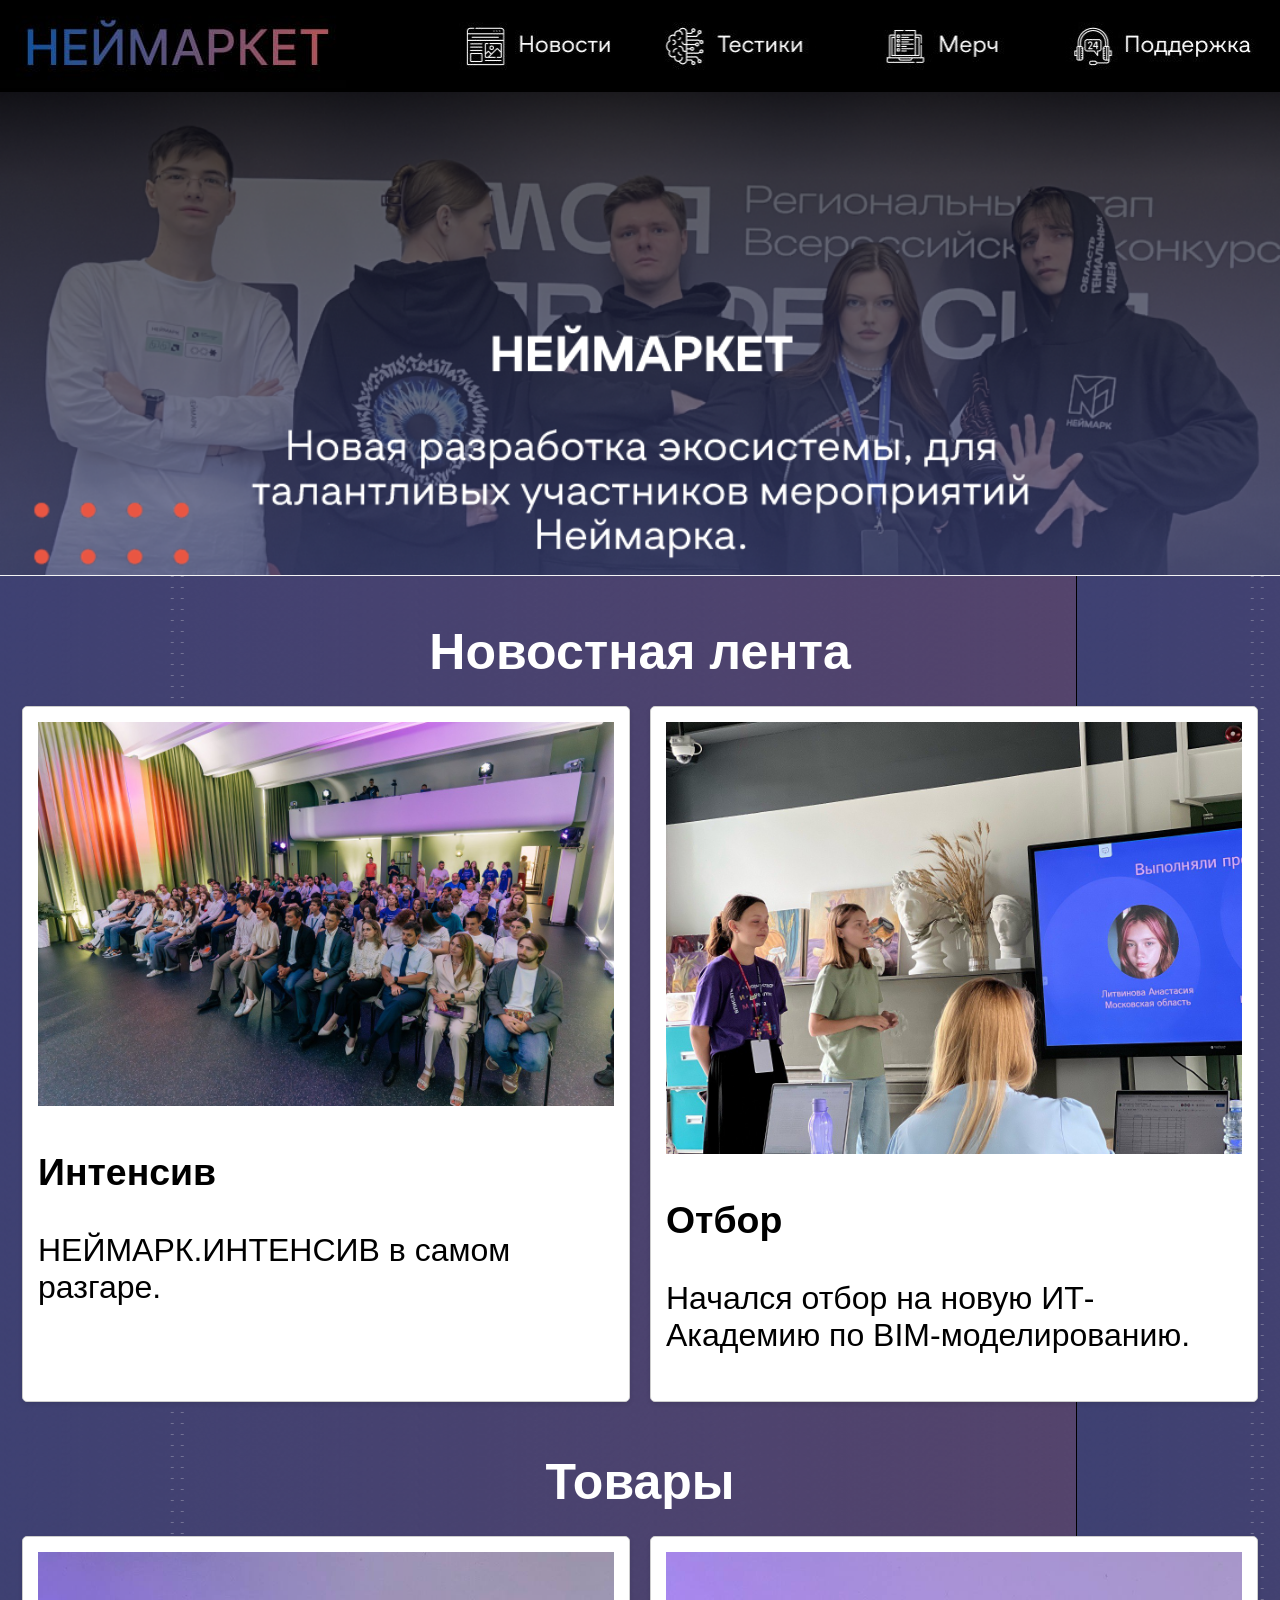
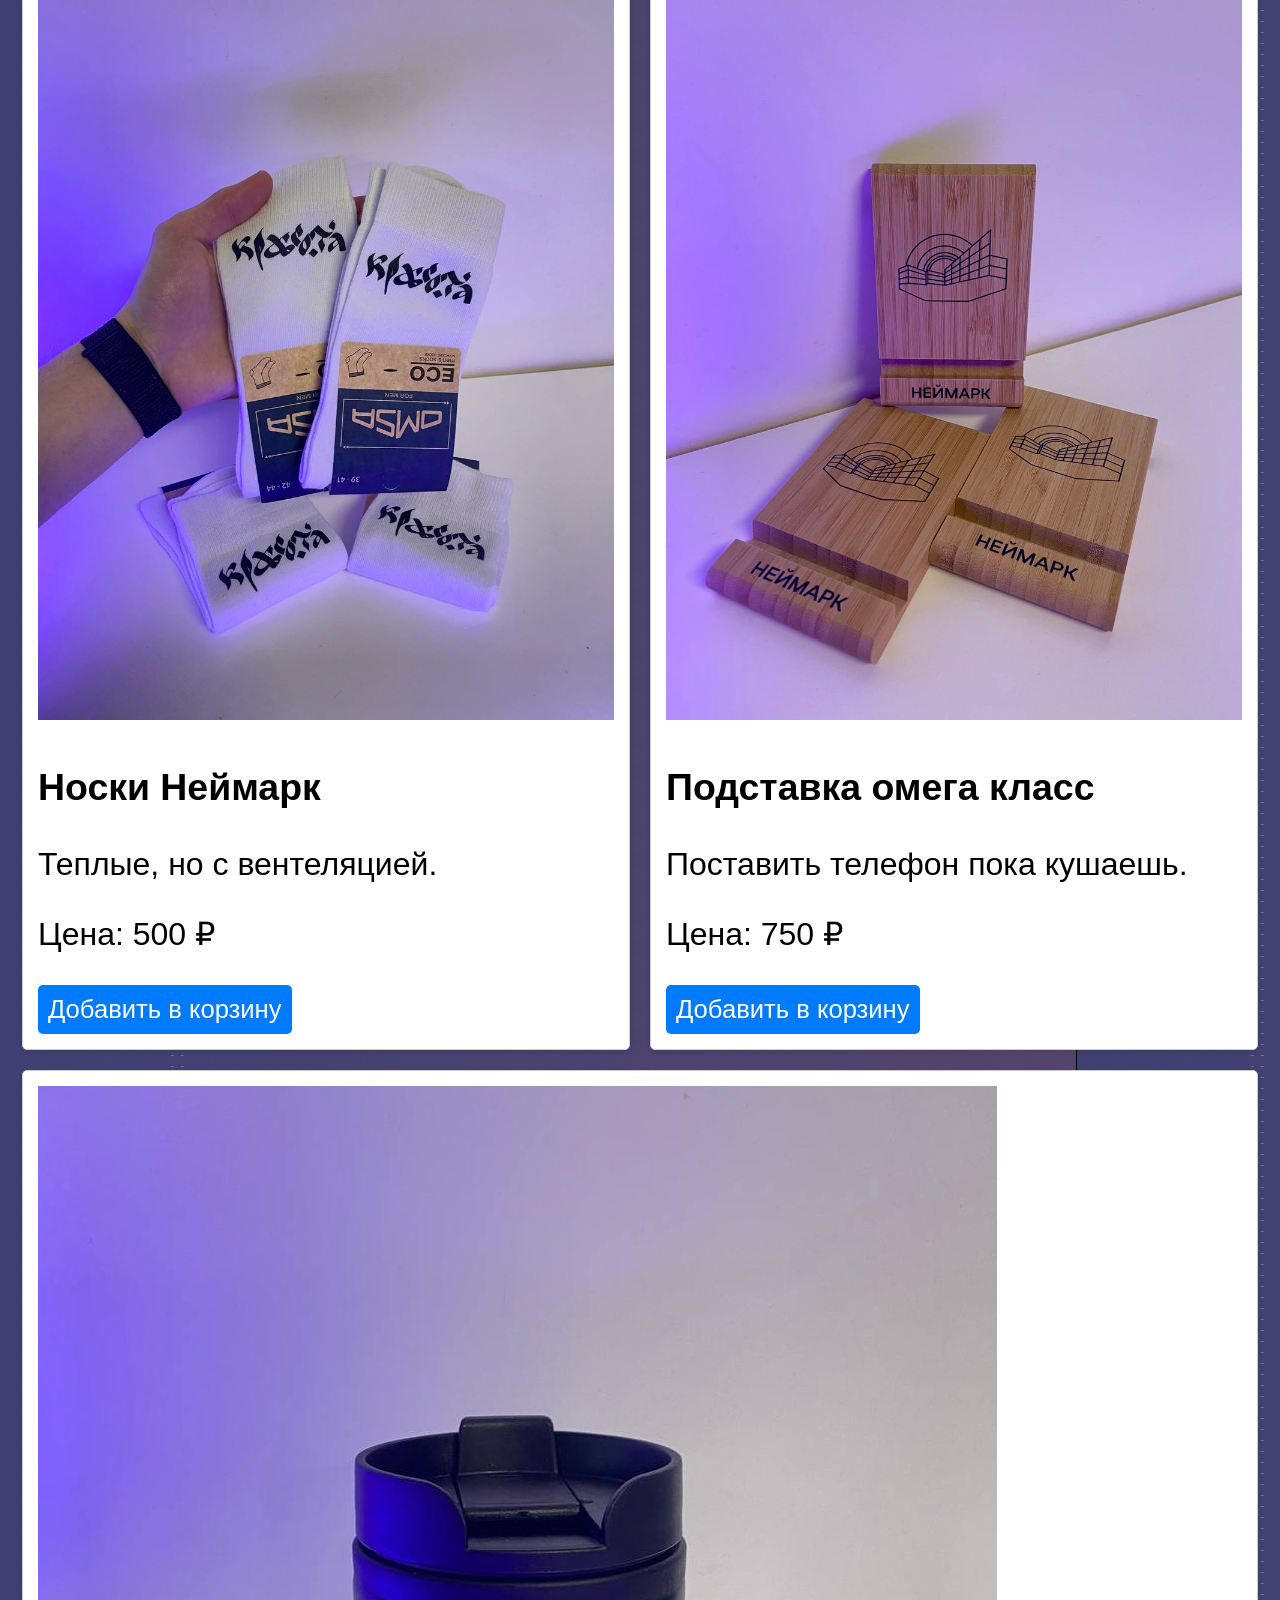
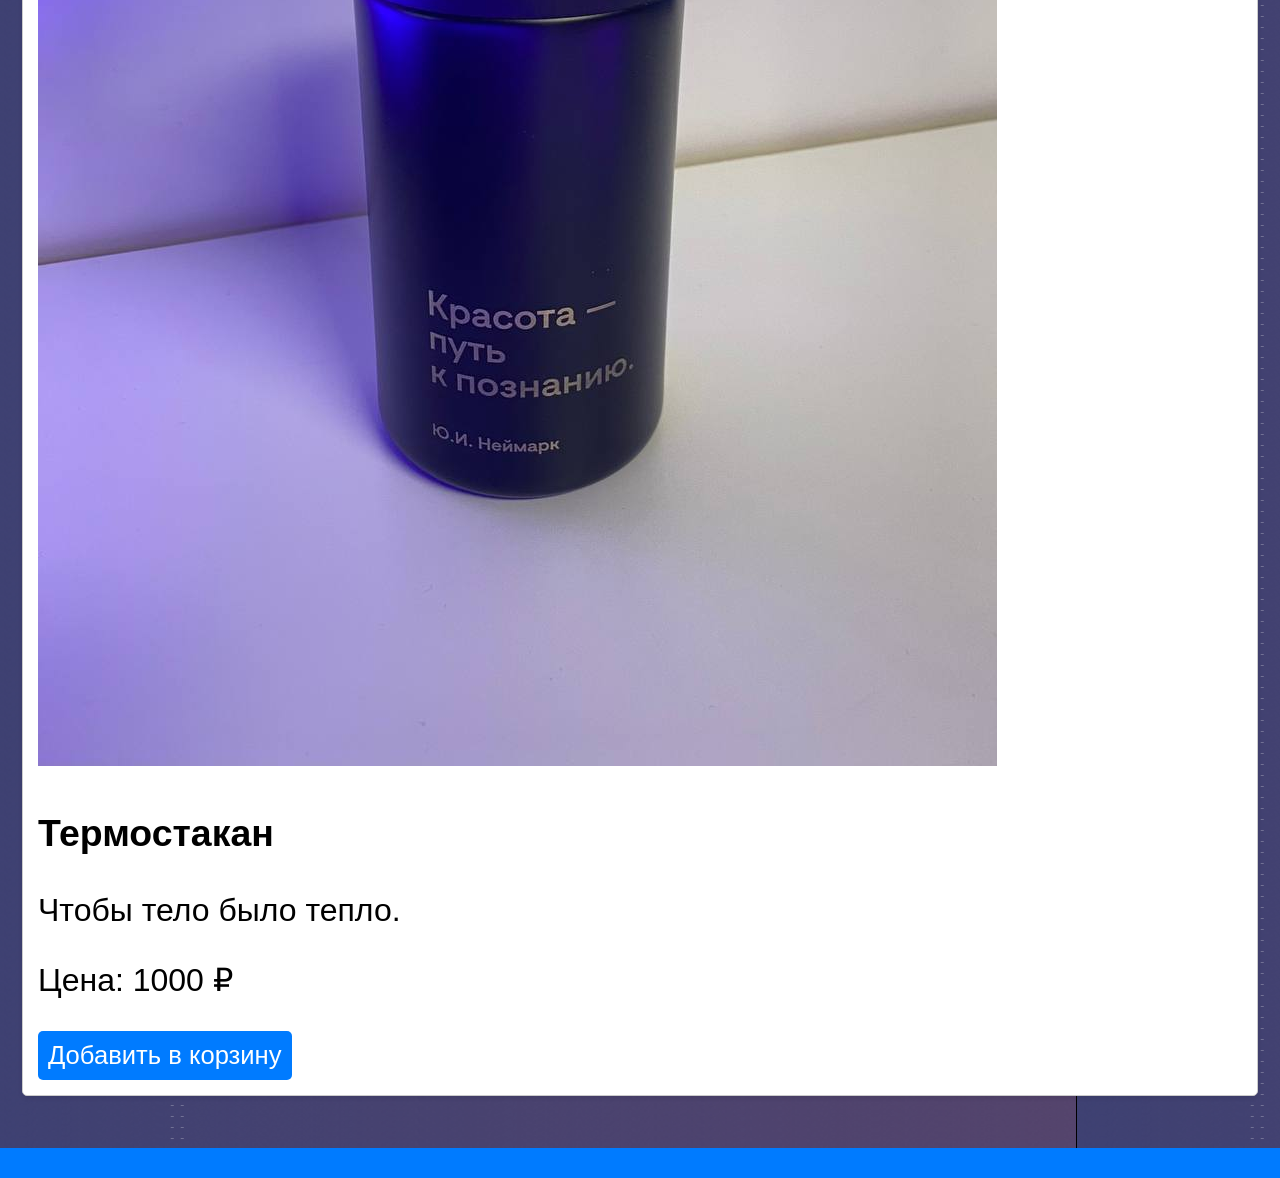
<file: index.html>
<!DOCTYPE html>
<html lang="ru">

<head>
    <meta charset="UTF-8">
    <meta name="viewport" content="width=device-width, initial-scale=1.0">
    <link rel="stylesheet" href="styles.css">
    <title>Маркетплейс Неймарк</title>
</head>

<body>
    <header>
        <div class="logo-container">
            <img src="logo.jpg" alt="Логотип Неймарк" class="logo">
        </div>
        <nav>
            <ul>
                <li>
                    <a href="#news"><img src="news.jpg" alt=""></a>
                </li>
                <li>
                    <a href="#tests"><img src="testiki.jpg" alt=""></a>
                    </a>
                </li>
                <li>
                    <a href="#merch"><img src="merch.jpg" alt=""></a>
                    </a>
                </li>
                <li>
                    <a href="#support"><img src="help.jpg" alt=""></a>
                    </a>
                </li>
            </ul>
        </nav>
    </header>

    <div class="banner">
        <img src="banner.jpg" alt="Баннер" class="banner-image">
    </div>

    <main>
        <section id="news" class="news-section">
            <h2>Новостная лента</h2>
            <div class="news" id="news-container">
            </div>
        </section>

        <section id="merch" class="products-section">
            <h2>Товары</h2>
            <div class="product-cards" id="product-cards">
            </div>
        </section>
    </main>
    <!-- <main>
        <section id="tgbot" class="tg-section">
            <h1 class="tgtextiki">Подробнее в нашем тг-канале</h1>
            <div class="tgbot" id="tg-container">
            </div>
        </section>

        <section id="testiki" class="testiki-section">
            <h1 class="testi">Еженедельные тесты Еженедельные тесты Еженедельные тесты Еженедельные тесты</h1>
            <div class="product-cards" id="testiki-container">
                <img src="bobr.jpg" alt="" class="bobrkurwa">
            </div>
        </section>
    </main> -->

    <footer>
    </footer>

    <script src="script.js"></script>
</body>

</html>
</file>
<file: styles.css>
body {
    font-family: Arial, sans-serif;
    margin: 0;
    padding: 0;
    background-color: #f4f4f4;
}

header {
    background-color: #000000;
    color: white;
    padding: 15px -10px;
    display: flex;
    align-items: center;
    justify-content: space-between;
    position: fixed;
    width: 100%;
}

.logo {
    max-width: 1000px;
    /* Ограничиваем размер логотипа */
}

nav ul {
    list-style-type: none;
    padding: 0;
    margin: 0;
    display: flex;
}

nav ul li {
    margin: 0 15px;
}

nav ul li a {
    color: white;
    text-decoration: none;
}

.banner-image {
    width: 100%;
    max-height: 900px;
    /* Ограничение высоты баннера */
    object-fit: cover;
}

.products-section {
    margin-bottom: 40px;
}

h2 {
    font-size: 24px;
}

main {
    background-image: url('bg_news.png');
    margin: -3px;
    padding: 5px 15px;
}

.news,
.product-cards {
    display: flex;
    flex-wrap: wrap;
    /* Позволяет элементам переноситься на следующую строку */
}

.news-item,
.product-card {
    background: #fff;
    border: 1px solid #ccc;
    border-radius: 5px;
    margin: 10px;
    padding: 15px;
    min-width: 200px;
    font-size: 200%;
    /* Минимальная ширина карточки */
    flex: 1 1 30%;
    /* Чтобы карточки занимали 30% ширины контейнера */
    box-shadow: 0 2px 5px rgba(0, 0, 0, 0.1);
}

.news-item img,
.product-card img {
    max-width: 100%;
    height: auto;
    /* Адаптивное изображение */
}

.product-card button {
    background-color: #007bff;
    font-size: 80%;
    color: white;
    border: none;
    padding: 10px;
    cursor: pointer;
    border-radius: 5px;
}

.tg-section,
.testiki-section {
    margin-bottom: 20px;
    padding: 15px;
    background: #ffffff;
    border-radius: 5px;
    box-shadow: 0 2px 5px rgba(0, 0, 0, 0.1);
}

h2 {
    font-size: 50px;
    color: white;
    margin-bottom: 15px;
    text-align: center;
    /* Центрирование заголовка */
}

.tgtextiki {
    font-size: 50px;
    color: rgb(0, 0, 0);
    margin-bottom: 20px;
    text-align: center;
    /* Центрирование заголовка */
}

.product-cards {
    display: flex;
    justify-content: center;
    /* Центрируем содержимое */
    align-items: center;
    /* Центрируем по вертикали */
}

.testi {
    font-size: 50px;
    text-align: center;
    background-image: url('bg_news.png');
    color: rgb(255, 255, 255);
}

.testiki-card {
    background: #f8f8f8;
    border: 1px solid #ccc;
    border-radius: 5px;
    min-width: 250px;
    /* Минимальная ширина карточки */
    max-width: 400px;
    /* Максимальная ширина карточки */
    flex: 0 1 auto;
    /* Не растягиваем карточку, а даем ей максимальную ширину */
    box-shadow: 0 2px 5px rgba(0, 0, 0, 0.1);
    text-align: center;
    /* Центрируем текст внутри карточки */
}

.bobrkurwa {
    border-radius: 100px;
    scale: 65%;
}

.testiki-card h3 {
    font-size: 20px;
    margin: 10px 0;
}

.testiki-card button {
    background-color: #007bff;
    color: white;
    border: none;
    padding: 10px;
    cursor: pointer;
    border-radius: 5px;
}


/* Адаптивный дизайн */

@media (max-width: 768px) {
    h2 {
        font-size: 20px;
        /* Уменьшаем размер заголовка */
    }
    h1 {
        font-size: 20px;
        /* Уменьшаем размер заголовка */
    }
}

@media (max-width: 480px) {
    .testiki-card {
        flex: 1 1 100%;
        /* На самых маленьких экранах карточки занимают 100% */
    }
}

.tgbot,
.product-cards {
    display: flex;
    flex-wrap: wrap;
    /* Позволяет элементам переноситься на следующую строку */
    justify-content: space-around;
    /* Выравнивание элементов */
}

footer {
    text-align: center;
    padding: 15px 0;
    background-color: #007bff;
    color: white;
}

@media (max-width: 500px) {
    header,
    footer {
        padding: 10px 0;
    }
    nav ul li {
        margin: 0 5px;
    }
    h2 {
        font-size: 20px;
    }
    .banner-image {
        max-height: 200px;
        /* Понижаем высоту баннера на маленьких экранах */
    }
}
</file>
